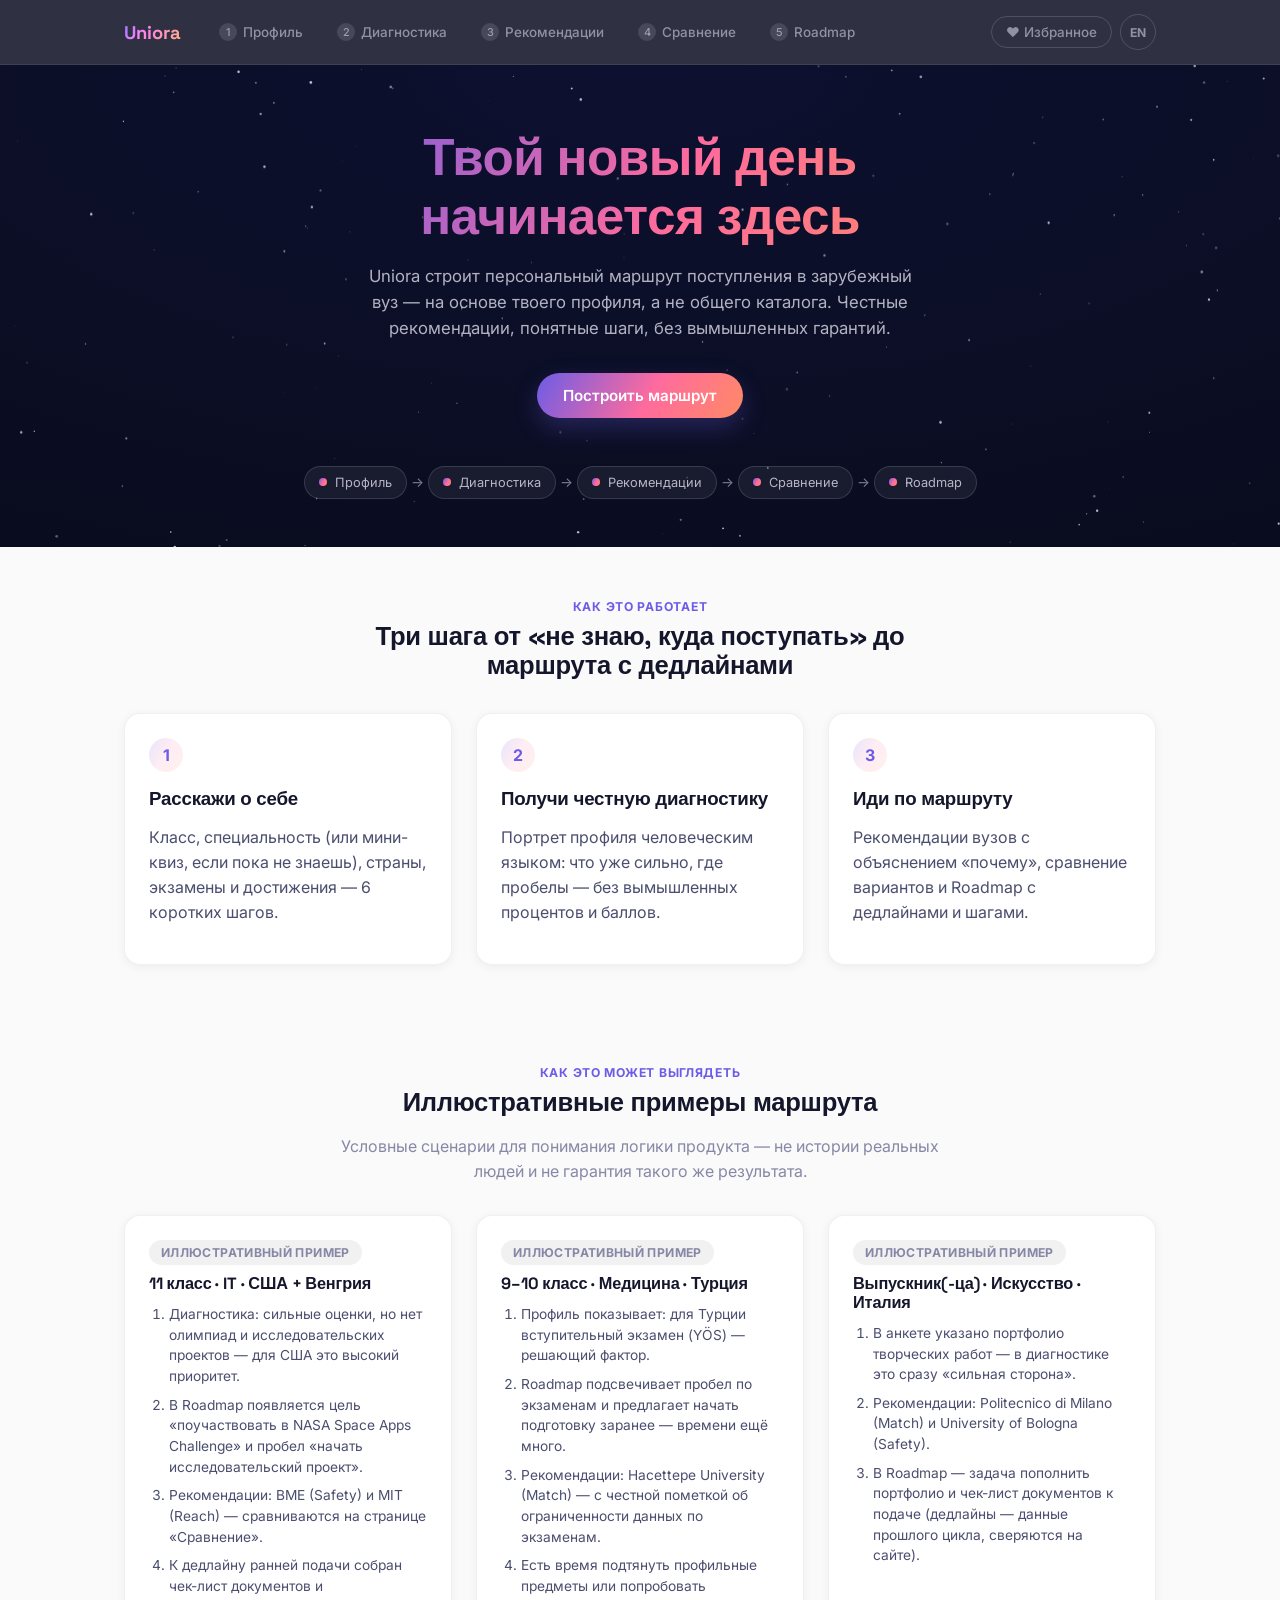
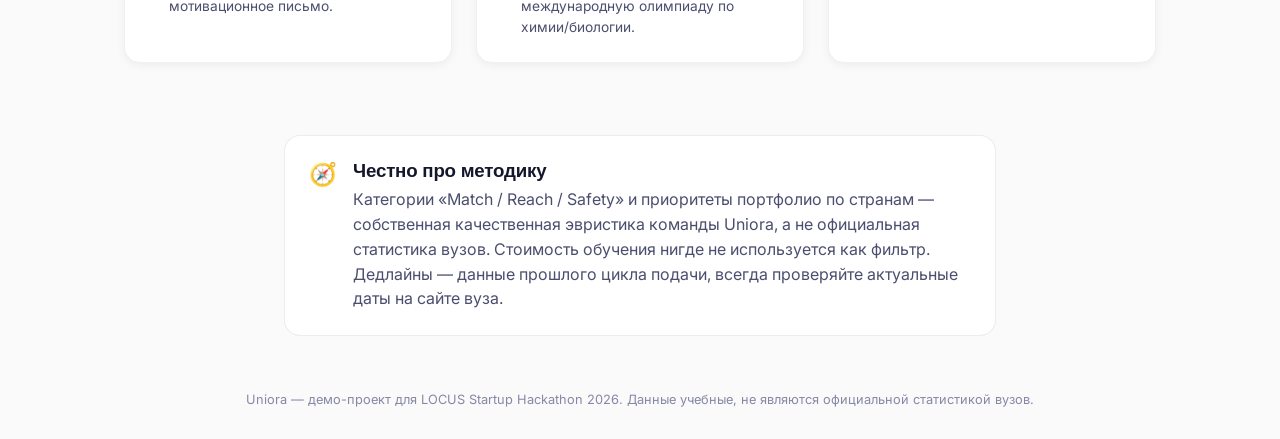
<file: index.html>
<!DOCTYPE html>
<html lang="ru">
<head>
<meta charset="UTF-8" />
<meta name="viewport" content="width=device-width, initial-scale=1.0" />
<title data-i18n="home.title">Uniora — персональный маршрут поступления</title>
<link rel="preconnect" href="https://fonts.googleapis.com" />
<link rel="preconnect" href="https://fonts.gstatic.com" crossorigin />
<link href="https://fonts.googleapis.com/css2?family=Space+Grotesk:wght@500;700&family=Inter:wght@400;500;600;700&display=swap" rel="stylesheet" />
<link rel="stylesheet" href="css/style.css" />
</head>
<body>

<div id="uniora-nav" data-theme="dark"></div>

<section class="hero">
  <canvas class="hero__canvas" id="hero-stars"></canvas>
  <div class="hero__inner">
    <h1 class="hero__title" data-i18n="home.heroTitle">Твой новый день начинается здесь</h1>
    <p class="hero__subtitle" data-i18n="home.heroSubtitle">
      Uniora строит персональный маршрут поступления в зарубежный вуз — на основе твоего профиля,
      а не общего каталога. Честные рекомендации, понятные шаги, без вымышленных гарантий.
    </p>
    <div class="hero__actions">
      <a href="profile.html" class="btn btn--primary" data-i18n="home.buildRoute">Построить маршрут</a>
    </div>

    <div class="route-preview">
      <div class="route-preview__step"><span class="route-preview__dot"></span><span data-i18n="home.previewSteps.profile">Профиль</span></div>
      <span class="route-preview__arrow">→</span>
      <div class="route-preview__step"><span class="route-preview__dot"></span><span data-i18n="home.previewSteps.diagnosis">Диагностика</span></div>
      <span class="route-preview__arrow">→</span>
      <div class="route-preview__step"><span class="route-preview__dot"></span><span data-i18n="home.previewSteps.recommendations">Рекомендации</span></div>
      <span class="route-preview__arrow">→</span>
      <div class="route-preview__step"><span class="route-preview__dot"></span><span data-i18n="home.previewSteps.compare">Сравнение</span></div>
      <span class="route-preview__arrow">→</span>
      <div class="route-preview__step"><span class="route-preview__dot"></span><span data-i18n="home.previewSteps.roadmap">Roadmap</span></div>
    </div>
  </div>
</section>

<section class="page-section">
  <div class="container">
    <div class="section-heading text-center" style="margin:0 auto var(--space-4);">
      <span class="eyebrow" data-i18n="home.howEyebrow">Как это работает</span>
      <h2 data-i18n="home.howTitle">Три шага от «не знаю, куда поступать» до маршрута с дедлайнами</h2>
    </div>
    <div class="how-it-works">
      <div class="card how-card">
        <div class="how-card__num">1</div>
        <h3 data-i18n="home.how1Title">Расскажи о себе</h3>
        <p data-i18n="home.how1Text">Класс, специальность (или мини-квиз, если пока не знаешь), страны, экзамены и достижения — 6 коротких шагов.</p>
      </div>
      <div class="card how-card">
        <div class="how-card__num">2</div>
        <h3 data-i18n="home.how2Title">Получи честную диагностику</h3>
        <p data-i18n="home.how2Text">Портрет профиля человеческим языком: что уже сильно, где пробелы — без вымышленных процентов и баллов.</p>
      </div>
      <div class="card how-card">
        <div class="how-card__num">3</div>
        <h3 data-i18n="home.how3Title">Иди по маршруту</h3>
        <p data-i18n="home.how3Text">Рекомендации вузов с объяснением «почему», сравнение вариантов и Roadmap с дедлайнами и шагами.</p>
      </div>
    </div>
  </div>
</section>

<section class="page-section">
  <div class="container">
    <div class="section-heading text-center" style="margin:0 auto var(--space-4);">
      <span class="eyebrow" data-i18n="home.examplesEyebrow">Как это может выглядеть</span>
      <h2 data-i18n="home.examplesTitle">Иллюстративные примеры маршрута</h2>
      <p class="muted" data-i18n="home.examplesSubtitle">Условные сценарии для понимания логики продукта — не истории реальных людей и не гарантия такого же результата.</p>
    </div>
    <div class="example-routes">
      <div class="card example-card">
        <span class="badge example-card__badge" data-i18n="home.exampleBadge">Иллюстративный пример</span>
        <h3 data-i18n="home.example1Title">11 класс · IT · США + Венгрия</h3>
        <ol class="example-card__steps" data-i18n-list="home.example1Steps">
          <li>Диагностика: сильные оценки, но нет олимпиад и исследовательских проектов — для США это высокий приоритет.</li>
          <li>В Roadmap появляется цель «поучаствовать в NASA Space Apps Challenge» и пробел «начать исследовательский проект».</li>
          <li>Рекомендации: BME (Safety) и MIT (Reach) — сравниваются на странице «Сравнение».</li>
          <li>К дедлайну ранней подачи собран чек-лист документов и мотивационное письмо.</li>
        </ol>
      </div>
      <div class="card example-card">
        <span class="badge example-card__badge" data-i18n="home.exampleBadge">Иллюстративный пример</span>
        <h3 data-i18n="home.example2Title">9–10 класс · Медицина · Турция</h3>
        <ol class="example-card__steps" data-i18n-list="home.example2Steps">
          <li>Профиль показывает: для Турции вступительный экзамен (YÖS) — решающий фактор.</li>
          <li>Roadmap подсвечивает пробел по экзаменам и предлагает начать подготовку заранее — времени ещё много.</li>
          <li>Рекомендации: Hacettepe University (Match) — с честной пометкой об ограниченности данных по экзаменам.</li>
          <li>Есть время подтянуть профильные предметы или попробовать международную олимпиаду по химии/биологии.</li>
        </ol>
      </div>
      <div class="card example-card">
        <span class="badge example-card__badge" data-i18n="home.exampleBadge">Иллюстративный пример</span>
        <h3 data-i18n="home.example3Title">Выпускник(-ца) · Искусство · Италия</h3>
        <ol class="example-card__steps" data-i18n-list="home.example3Steps">
          <li>В анкете указано портфолио творческих работ — в диагностике это сразу «сильная сторона».</li>
          <li>Рекомендации: Politecnico di Milano (Match) и University of Bologna (Safety).</li>
          <li>В Roadmap — задача пополнить портфолио и чек-лист документов к подаче (дедлайны — данные прошлого цикла, сверяются на сайте).</li>
        </ol>
      </div>
    </div>
  </div>
</section>

<section class="page-section page-section--tight">
  <div class="container container--narrow">
    <div class="trust-block">
      <div class="trust-block__icon">🧭</div>
      <div>
        <h3 style="margin-bottom:6px;" data-i18n="home.trustTitle">Честно про методику</h3>
        <p style="margin-bottom:0;" data-i18n="home.trustText">
          Категории «Match / Reach / Safety» и приоритеты портфолио по странам — собственная качественная
          эвристика команды Uniora, а не официальная статистика вузов. Стоимость обучения нигде не используется
          как фильтр. Дедлайны — данные прошлого цикла подачи, всегда проверяйте актуальные даты на сайте вуза.
        </p>
      </div>
    </div>
  </div>
</section>

<footer class="site-footer" data-i18n="home.footer">
  Uniora — демо-проект для LOCUS Startup Hackathon 2026. Данные учебные, не являются официальной статистикой вузов.
</footer>

<script src="js/i18n.js"></script>
<script src="js/data.js"></script>
<script src="js/state.js"></script>
<script src="js/match.js"></script>
<script src="js/common.js"></script>
<script>
  Uniora.common.renderNav(null);
  Uniora.common.starField(document.getElementById("hero-stars"), { density: 0.00025 });
</script>
</body>
</html>
</file>
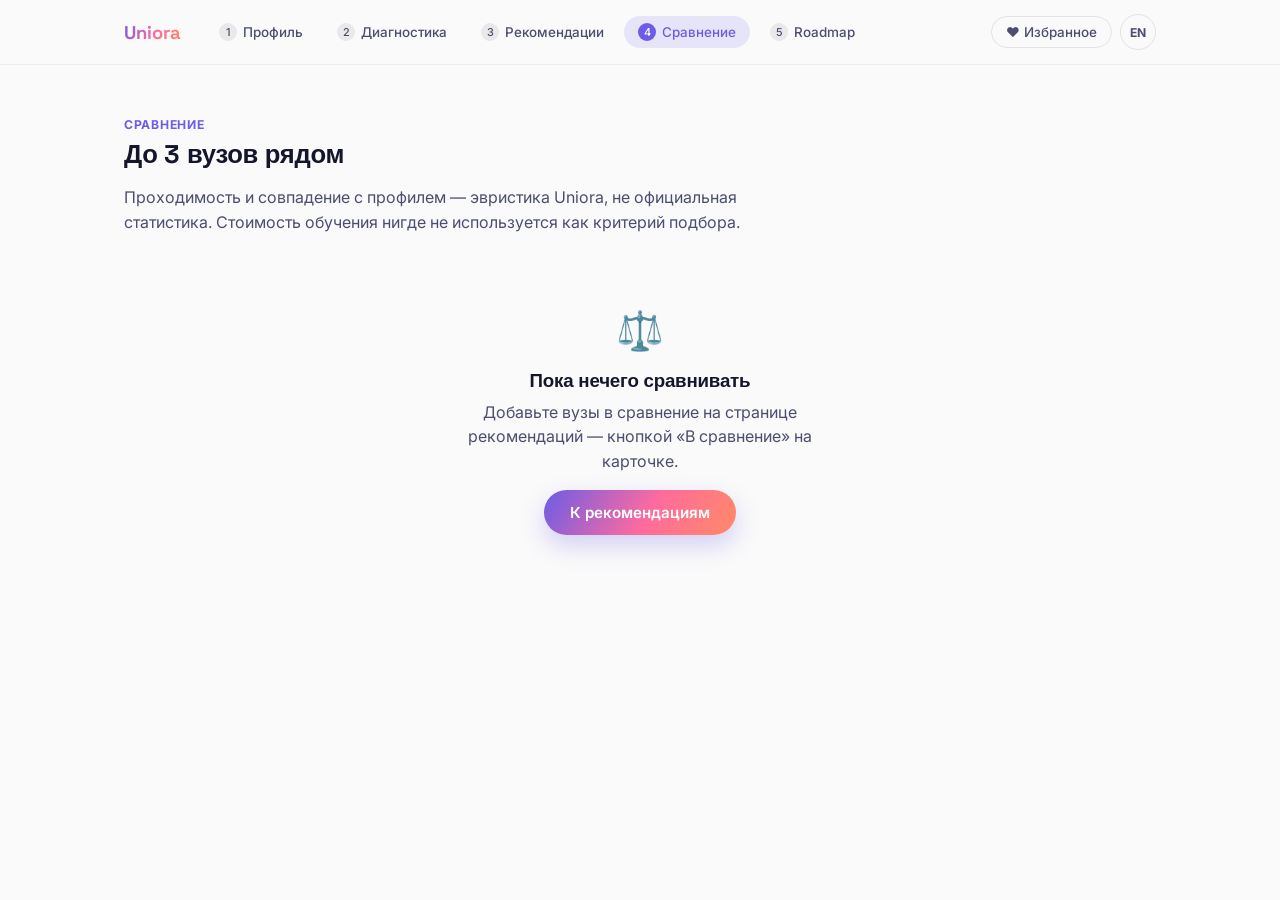
<file: compare.html>
<!DOCTYPE html>
<html lang="ru">
<head>
<meta charset="UTF-8" />
<meta name="viewport" content="width=device-width, initial-scale=1.0" />
<title data-i18n="compare.title">Сравнение — Uniora</title>
<link rel="preconnect" href="https://fonts.googleapis.com" />
<link rel="preconnect" href="https://fonts.gstatic.com" crossorigin />
<link href="https://fonts.googleapis.com/css2?family=Space+Grotesk:wght@500;700&family=Inter:wght@400;500;600;700&display=swap" rel="stylesheet" />
<link rel="stylesheet" href="css/style.css" />
</head>
<body>

<div id="uniora-nav"></div>

<section class="page-section">
  <div class="container">
    <div class="section-heading">
      <span class="eyebrow" data-i18n="compare.eyebrow">Сравнение</span>
      <h2 data-i18n="compare.heading">До 3 вузов рядом</h2>
      <p data-i18n="compare.subheading">Проходимость и совпадение с профилем — эвристика Uniora, не официальная статистика. Стоимость обучения нигде не используется как критерий подбора.</p>
    </div>
    <div id="compare-root"></div>
  </div>
</section>

<script src="js/i18n.js"></script>
<script src="js/data.js"></script>
<script src="js/state.js"></script>
<script src="js/match.js"></script>
<script src="js/common.js"></script>
<script src="js/compare.js"></script>
<script>
  Uniora.common.renderNav("compare");
  Uniora.compare.init();
</script>
</body>
</html>
</file>
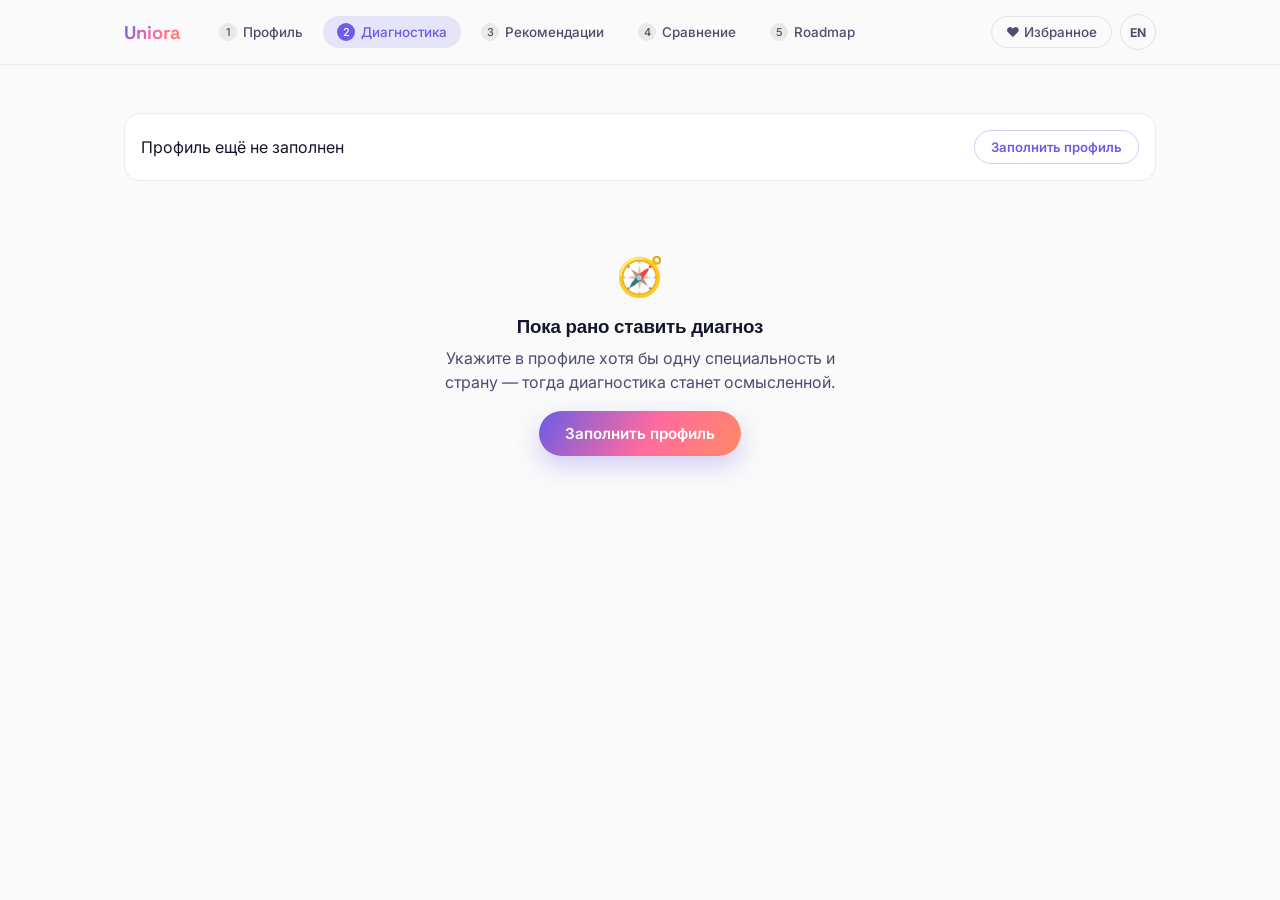
<file: diagnosis.html>
<!DOCTYPE html>
<html lang="ru">
<head>
<meta charset="UTF-8" />
<meta name="viewport" content="width=device-width, initial-scale=1.0" />
<title data-i18n="diagnosis.title">Диагностика — Uniora</title>
<link rel="preconnect" href="https://fonts.googleapis.com" />
<link rel="preconnect" href="https://fonts.gstatic.com" crossorigin />
<link href="https://fonts.googleapis.com/css2?family=Space+Grotesk:wght@500;700&family=Inter:wght@400;500;600;700&display=swap" rel="stylesheet" />
<link rel="stylesheet" href="css/style.css" />
</head>
<body>

<div id="uniora-nav"></div>

<section class="page-section">
  <div class="container">
    <div id="uniora-context"></div>
    <div id="diagnosis-root"></div>
  </div>
</section>

<script src="js/i18n.js"></script>
<script src="js/data.js"></script>
<script src="js/state.js"></script>
<script src="js/match.js"></script>
<script src="js/common.js"></script>
<script src="js/diagnosis.js"></script>
<script>
  Uniora.common.renderNav("diagnosis");
  Uniora.common.renderContextBar();
  Uniora.diagnosis.init();
</script>
</body>
</html>
</file>
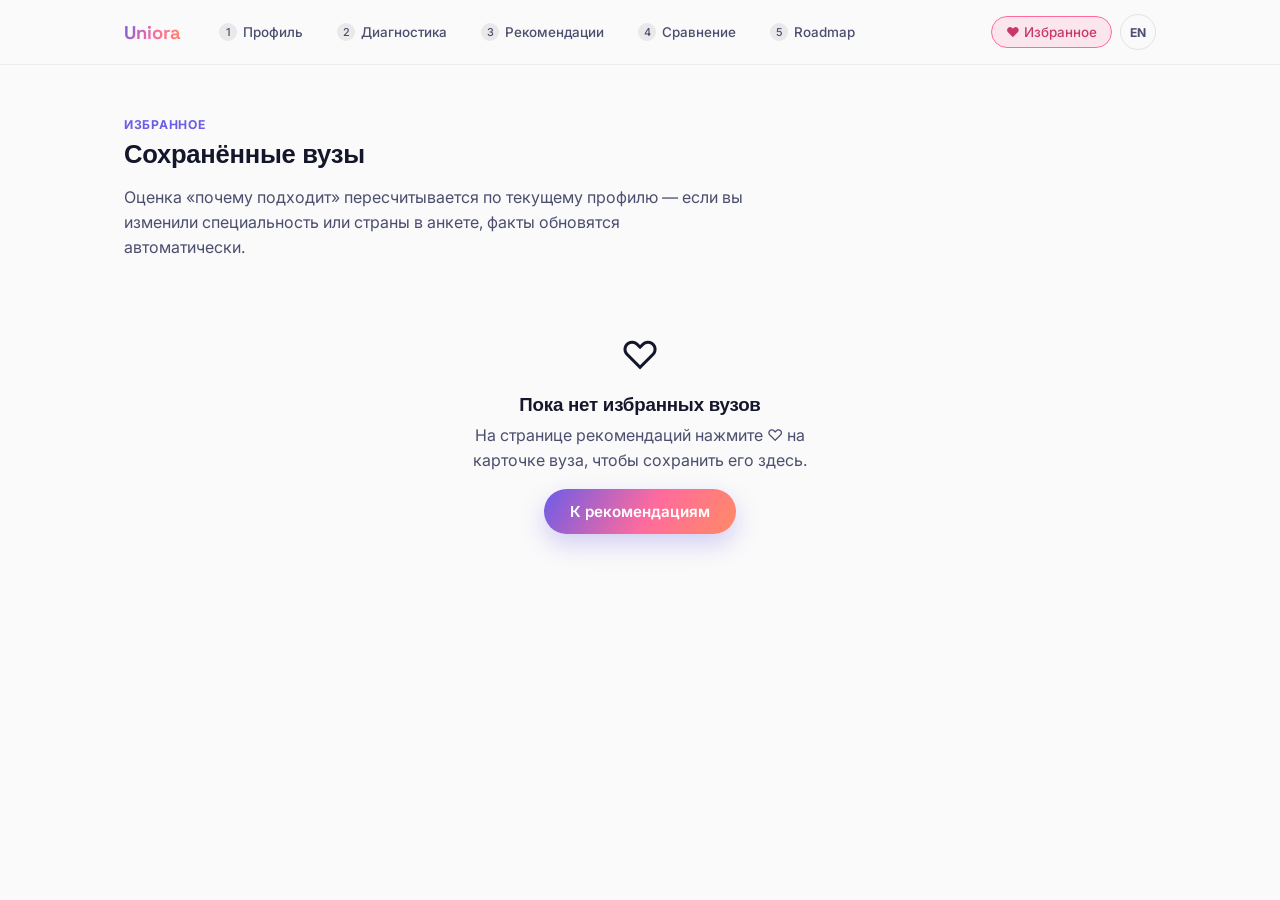
<file: favorites.html>
<!DOCTYPE html>
<html lang="ru">
<head>
<meta charset="UTF-8" />
<meta name="viewport" content="width=device-width, initial-scale=1.0" />
<title data-i18n="favorites.title">Избранное — Uniora</title>
<link rel="preconnect" href="https://fonts.googleapis.com" />
<link rel="preconnect" href="https://fonts.gstatic.com" crossorigin />
<link href="https://fonts.googleapis.com/css2?family=Space+Grotesk:wght@500;700&family=Inter:wght@400;500;600;700&display=swap" rel="stylesheet" />
<link rel="stylesheet" href="css/style.css" />
</head>
<body>

<div id="uniora-nav"></div>

<section class="page-section">
  <div class="container">
    <div class="section-heading">
      <span class="eyebrow" data-i18n="favorites.eyebrow">Избранное</span>
      <h2 data-i18n="favorites.heading">Сохранённые вузы</h2>
      <p data-i18n="favorites.subheading">Оценка «почему подходит» пересчитывается по текущему профилю — если вы изменили специальность или страны в анкете, факты обновятся автоматически.</p>
    </div>
    <div id="favorites-root"></div>
  </div>
</section>

<script src="js/i18n.js"></script>
<script src="js/data.js"></script>
<script src="js/state.js"></script>
<script src="js/match.js"></script>
<script src="js/common.js"></script>
<script src="js/recommendations.js"></script>
<script src="js/favorites.js"></script>
<script>
  Uniora.common.renderNav("favorites");
  Uniora.favorites.init();
</script>
</body>
</html>
</file>
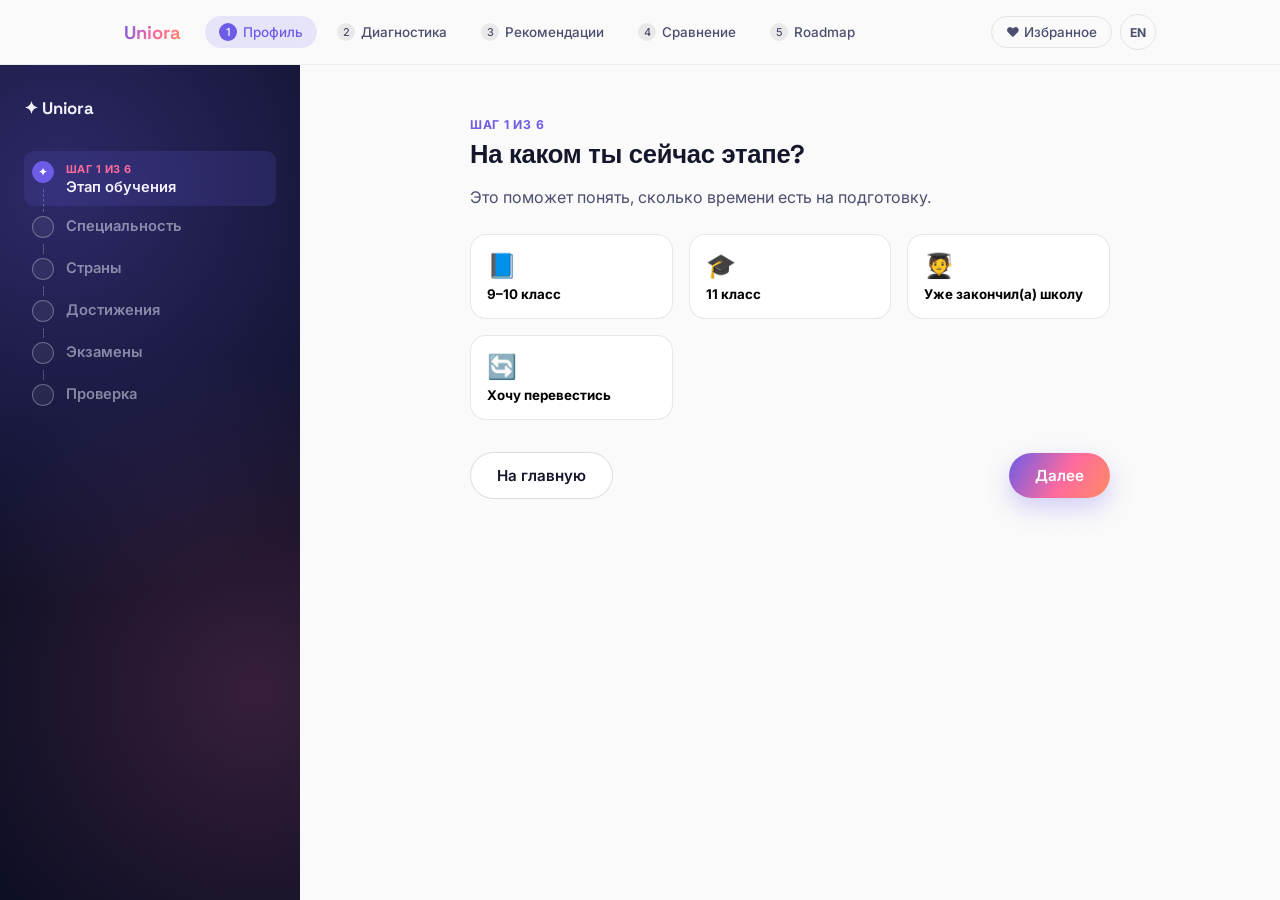
<file: profile.html>
<!DOCTYPE html>
<html lang="ru">
<head>
<meta charset="UTF-8" />
<meta name="viewport" content="width=device-width, initial-scale=1.0" />
<title data-i18n="profile.title">Профиль — Uniora</title>
<link rel="preconnect" href="https://fonts.googleapis.com" />
<link rel="preconnect" href="https://fonts.gstatic.com" crossorigin />
<link href="https://fonts.googleapis.com/css2?family=Space+Grotesk:wght@500;700&family=Inter:wght@400;500;600;700&display=swap" rel="stylesheet" />
<link rel="stylesheet" href="css/style.css" />
</head>
<body>

<div id="uniora-nav"></div>

<div class="wizard-shell">
  <aside class="wizard-sidebar">
    <div class="wizard-sidebar__logo">✦ Uniora</div>
    <div class="wizard-sidebar__steps" id="wizard-steps"></div>
  </aside>
  <main class="wizard-main">
    <div class="wizard-main__inner">
      <div id="step-content"></div>

      <div class="step-actions">
        <button class="btn btn--secondary" id="btn-back">Назад</button>
        <button class="btn btn--primary" id="btn-next">Далее</button>
      </div>
    </div>
  </main>
</div>

<script src="js/i18n.js"></script>
<script src="js/data.js"></script>
<script src="js/state.js"></script>
<script src="js/match.js"></script>
<script src="js/common.js"></script>
<script src="js/profile.js"></script>
<script>
  Uniora.common.renderNav("profile");
  Uniora.profile.init();
</script>
</body>
</html>
</file>
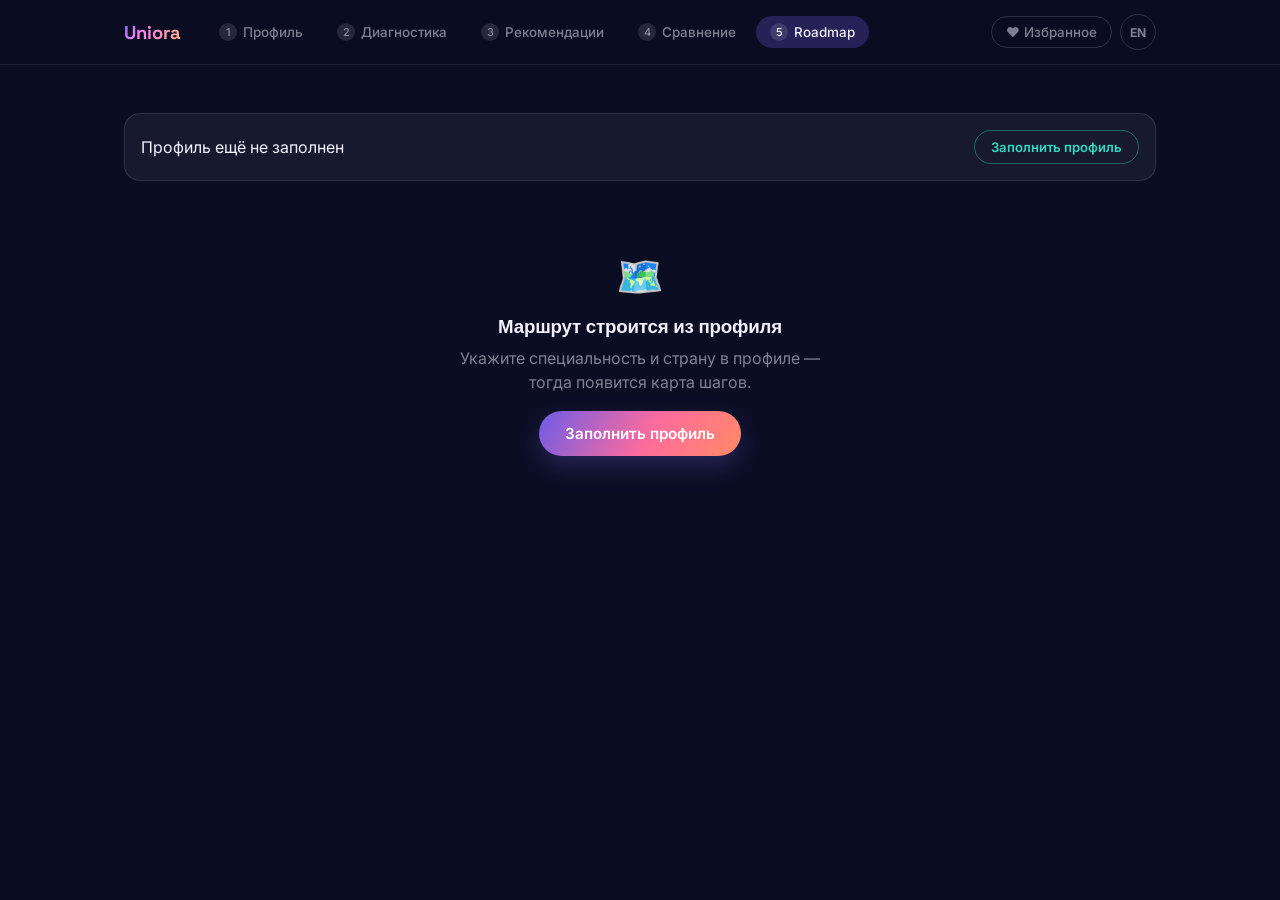
<file: roadmap.html>
<!DOCTYPE html>
<html lang="ru">
<head>
<meta charset="UTF-8" />
<meta name="viewport" content="width=device-width, initial-scale=1.0" />
<title data-i18n="roadmap.title">Roadmap — Uniora</title>
<link rel="preconnect" href="https://fonts.googleapis.com" />
<link rel="preconnect" href="https://fonts.gstatic.com" crossorigin />
<link href="https://fonts.googleapis.com/css2?family=Space+Grotesk:wght@500;700&family=Inter:wght@400;500;600;700&display=swap" rel="stylesheet" />
<link rel="stylesheet" href="css/style.css" />
</head>
<body class="roadmap-page">

<div id="uniora-nav" data-theme="dark"></div>

<section class="page-section roadmap-hero">
  <div class="container">
    <div id="uniora-context"></div>
    <div id="roadmap-root"></div>
  </div>
</section>

<div id="print-plan" class="print-plan" hidden></div>

<script src="js/i18n.js"></script>
<script src="js/data.js"></script>
<script src="js/state.js"></script>
<script src="js/match.js"></script>
<script src="js/common.js"></script>
<script src="js/roadmap.js"></script>
<script>
  Uniora.common.renderNav("roadmap");
  Uniora.common.renderContextBar();
  Uniora.roadmap.init();
</script>
</body>
</html>
</file>
<file: css/style.css>
/* Uniora — дизайн-система. uni + aurora. */

:root {
  --space-900: #0B0E23;
  --space-950: #0D1030;
  --space-800: #161A3D;
  --space-700: #232853;

  --paper: #FAFAFA;
  --paper-raised: #FFFFFF;
  --ink: #14162B;
  --ink-soft: #4B4E6E;
  --ink-faint: #8688A6;

  --lavender: #F4F1FF;
  --lavender-soft: rgba(244, 241, 255, 0.72);
  --lavender-faint: rgba(244, 241, 255, 0.5);

  --aurora-violet: #6C5CE7;
  --aurora-violet-soft: rgba(108, 92, 231, 0.14);
  --aurora-coral: #FF6B9D;
  --aurora-orange: #FF8A65;
  --aurora-teal: #2FD9C4;
  --aurora-teal-soft: rgba(47, 217, 196, 0.14);
  --aurora-coral-soft: rgba(255, 107, 157, 0.14);

  --aurora-gradient: linear-gradient(120deg, var(--aurora-violet) 0%, var(--aurora-coral) 55%, var(--aurora-orange) 100%);
  --aurora-gradient-soft: linear-gradient(120deg, rgba(108, 92, 231, 0.16), rgba(255, 107, 157, 0.12), rgba(255, 138, 101, 0.12));

  --match-color: #6C5CE7;
  --reach-color: #FF6B9D;
  --safety-color: #2FD9C4;

  --radius-card: 16px;
  --radius-pill: 999px;
  --radius-sm: 10px;

  --shadow-soft: 0 8px 24px rgba(20, 22, 43, 0.08);
  --shadow-card: 0 2px 10px rgba(20, 22, 43, 0.06);
  --shadow-dark: 0 12px 32px rgba(0, 0, 0, 0.35);

  --space-1: 8px;
  --space-2: 16px;
  --space-3: 24px;
  --space-4: 32px;
  --space-5: 48px;
  --space-6: 64px;

  --font-head: "Space Grotesk", "Segoe UI", sans-serif;
  --font-body: "Inter", "Segoe UI", sans-serif;
}

* { box-sizing: border-box; }
html { scroll-behavior: smooth; }
body {
  margin: 0;
  font-family: var(--font-body);
  color: var(--ink);
  background: var(--paper);
  -webkit-font-smoothing: antialiased;
}
h1, h2, h3, h4 {
  font-family: var(--font-head);
  margin: 0 0 var(--space-2);
  line-height: 1.15;
  letter-spacing: -0.01em;
}
p { margin: 0 0 var(--space-2); line-height: 1.55; color: var(--ink-soft); }
a { color: inherit; text-decoration: none; }
ul { margin: 0; padding: 0; list-style: none; }
button { font-family: inherit; cursor: pointer; }
input, select, textarea { font-family: inherit; }
img { max-width: 100%; }

.container {
  max-width: 1080px;
  margin: 0 auto;
  padding: 0 var(--space-3);
}
.container--narrow { max-width: 760px; }

section.page-section { padding: var(--space-5) 0; }
section.page-section--tight { padding: var(--space-3) 0; }

/* ---------------- Navigation ---------------- */
.site-nav {
  position: sticky;
  top: 0;
  z-index: 40;
  background: rgba(250, 250, 250, 0.92);
  backdrop-filter: blur(10px);
  border-bottom: 1px solid rgba(20, 22, 43, 0.06);
}
.site-nav--dark {
  background: rgba(11, 14, 35, 0.85);
  border-bottom: 1px solid rgba(244, 241, 255, 0.08);
}
.site-nav__inner {
  max-width: 1080px;
  margin: 0 auto;
  padding: 14px var(--space-3);
  display: flex;
  align-items: center;
  gap: var(--space-3);
}
.site-nav__logo {
  font-family: var(--font-head);
  font-weight: 700;
  font-size: 1.15rem;
  background: var(--aurora-gradient);
  -webkit-background-clip: text;
  background-clip: text;
  color: transparent;
  flex-shrink: 0;
}
.site-nav--dark .site-nav__logo { filter: brightness(1.3); }
.site-nav__steps {
  display: flex;
  gap: 6px;
  overflow-x: auto;
  scrollbar-width: none;
}
.site-nav__steps::-webkit-scrollbar { display: none; }
.step-pill {
  display: flex;
  align-items: center;
  gap: 6px;
  padding: 7px 14px;
  border-radius: var(--radius-pill);
  font-size: 0.84rem;
  font-weight: 500;
  color: var(--ink-soft);
  white-space: nowrap;
  transition: background 0.15s, color 0.15s;
}
.site-nav--dark .step-pill { color: var(--lavender-faint); }
.step-pill:hover { background: rgba(108, 92, 231, 0.08); color: var(--ink); }
.site-nav--dark .step-pill:hover { background: rgba(244, 241, 255, 0.08); color: var(--lavender); }
.step-pill--active {
  background: var(--aurora-violet-soft);
  color: var(--aurora-violet);
}
.site-nav--dark .step-pill--active {
  background: rgba(108, 92, 231, 0.28);
  color: var(--lavender);
}
.step-pill__num {
  width: 18px;
  height: 18px;
  border-radius: 50%;
  background: rgba(20, 22, 43, 0.08);
  display: inline-flex;
  align-items: center;
  justify-content: center;
  font-size: 0.68rem;
}
.step-pill--active .step-pill__num { background: var(--aurora-violet); color: #fff; }
.site-nav--dark .step-pill__num { background: rgba(244, 241, 255, 0.12); }
.site-nav__right {
  margin-left: auto;
  flex-shrink: 0;
  display: flex;
  align-items: center;
  gap: 8px;
}
/* Ниже ~600px логотип + шаги + справа "Избранное"/язык не помещаются в одну
   строку — шаги превращались в узкую нечитаемую полоску. Переносим их на
   отдельную строку во всю ширину, где прокрутка снова остаётся удобной. */
@media (max-width: 600px) {
  .site-nav__inner { flex-wrap: wrap; row-gap: 10px; }
  .site-nav__steps { order: 3; flex: 1 1 100%; }
}
.site-nav__fav-link {
  flex-shrink: 0;
  display: flex;
  align-items: center;
  gap: 6px;
  padding: 7px 14px;
  border-radius: var(--radius-pill);
  font-size: 0.84rem;
  font-weight: 500;
  color: var(--ink-soft);
  border: 1.5px solid rgba(20, 22, 43, 0.1);
  transition: all 0.15s ease;
}
.site-nav__fav-link:hover { border-color: var(--aurora-coral); color: #C9366C; }
.site-nav__fav-link--active { background: var(--aurora-coral-soft); border-color: var(--aurora-coral); color: #C9366C; }
.site-nav--dark .site-nav__fav-link { color: var(--lavender-faint); border-color: rgba(244, 241, 255, 0.16); }
.site-nav--dark .site-nav__fav-link:hover { color: var(--aurora-coral); border-color: var(--aurora-coral); }
.lang-switch {
  flex-shrink: 0;
  width: 36px; height: 36px;
  border-radius: 50%;
  display: flex; align-items: center; justify-content: center;
  font-size: 0.76rem;
  font-weight: 700;
  color: var(--ink-soft);
  background: transparent;
  border: 1.5px solid rgba(20, 22, 43, 0.1);
  transition: all 0.15s ease;
}
.lang-switch:hover { border-color: var(--aurora-violet); color: var(--aurora-violet); }
.site-nav--dark .lang-switch { color: var(--lavender-faint); border-color: rgba(244, 241, 255, 0.16); }
.site-nav--dark .lang-switch:hover { color: var(--aurora-violet); border-color: var(--aurora-violet); }

/* ---------------- Context bar ---------------- */
.context-bar {
  display: flex;
  align-items: center;
  justify-content: space-between;
  gap: var(--space-2);
  flex-wrap: wrap;
  background: var(--paper-raised);
  border: 1px solid rgba(20, 22, 43, 0.08);
  border-radius: var(--radius-card);
  padding: var(--space-2);
  margin-bottom: var(--space-3);
}
.context-bar--empty { justify-content: space-between; }
.context-bar__chips { display: flex; gap: 8px; flex-wrap: wrap; }

/* ---------------- Buttons ---------------- */
.btn {
  display: inline-flex;
  align-items: center;
  justify-content: center;
  gap: 8px;
  border: none;
  border-radius: var(--radius-pill);
  padding: 13px 26px;
  font-weight: 600;
  font-size: 0.95rem;
  transition: transform 0.12s ease, box-shadow 0.12s ease, opacity 0.12s ease;
}
.btn:active { transform: scale(0.97); }
.btn--primary {
  background: var(--aurora-gradient);
  color: #fff;
  box-shadow: 0 10px 24px rgba(108, 92, 231, 0.28);
}
.btn--primary:hover { box-shadow: 0 14px 30px rgba(108, 92, 231, 0.36); }
.btn--secondary {
  background: var(--paper-raised);
  color: var(--ink);
  border: 1.5px solid rgba(20, 22, 43, 0.14);
}
.btn--ghost {
  background: transparent;
  color: var(--aurora-violet);
  border: 1.5px solid rgba(108, 92, 231, 0.3);
}
.btn--dark {
  background: rgba(244, 241, 255, 0.1);
  color: var(--lavender);
  border: 1.5px solid rgba(244, 241, 255, 0.25);
}
.btn--sm { padding: 8px 16px; font-size: 0.82rem; }
.btn--block { width: 100%; }
.btn[disabled] { opacity: 0.45; pointer-events: none; }

/* ---------------- Cards & chips ---------------- */
.card {
  background: var(--paper-raised);
  border-radius: var(--radius-card);
  box-shadow: var(--shadow-card);
  border: 1px solid rgba(20, 22, 43, 0.06);
  padding: var(--space-3);
}
.card--dark {
  background: var(--space-800);
  border: 1px solid rgba(244, 241, 255, 0.08);
  color: var(--lavender);
}
.card--dark p { color: var(--lavender-faint); }

.chip {
  display: inline-flex;
  align-items: center;
  gap: 6px;
  padding: 9px 16px;
  border-radius: var(--radius-pill);
  border: 1.5px solid rgba(20, 22, 43, 0.12);
  background: var(--paper-raised);
  font-size: 0.88rem;
  color: var(--ink);
  transition: all 0.12s ease;
}
.chip:hover { border-color: var(--aurora-violet); }
.chip--selected {
  background: var(--aurora-violet-soft);
  border-color: var(--aurora-violet);
  color: var(--aurora-violet);
  font-weight: 600;
}
.chip--static {
  background: rgba(20, 22, 43, 0.05);
  border-color: transparent;
  cursor: default;
}
.chip--static:hover { border-color: transparent; }
.chip-group { display: flex; flex-wrap: wrap; gap: 8px; }

.badge {
  display: inline-flex;
  align-items: center;
  gap: 6px;
  padding: 5px 12px;
  border-radius: var(--radius-pill);
  font-size: 0.76rem;
  font-weight: 700;
  text-transform: uppercase;
  letter-spacing: 0.03em;
}
.badge--match { background: var(--aurora-violet-soft); color: var(--aurora-violet); }
.badge--reach { background: var(--aurora-coral-soft); color: #C9366C; }
.badge--safety { background: var(--aurora-teal-soft); color: #0F9E8B; }
.badge--weight-high { background: rgba(255, 107, 157, 0.15); color: #C9366C; }
.badge--weight-medium { background: rgba(108, 92, 231, 0.14); color: var(--aurora-violet); }
.badge--weight-low { background: rgba(20, 22, 43, 0.08); color: var(--ink-faint); }

/* ---------------- Hero (index) ---------------- */
.hero {
  position: relative;
  background: radial-gradient(120% 140% at 50% 0%, var(--space-950) 0%, var(--space-900) 60%, #07091a 100%);
  color: var(--lavender);
  overflow: hidden;
  padding: var(--space-6) 0 var(--space-5);
}
.hero__canvas { position: absolute; inset: 0; z-index: 0; }
.hero__inner { position: relative; z-index: 1; text-align: center; max-width: 760px; margin: 0 auto; padding: 0 var(--space-3); }
.hero__title {
  font-size: clamp(2rem, 5vw, 3.2rem);
  background: var(--aurora-gradient);
  -webkit-background-clip: text;
  background-clip: text;
  color: transparent;
  margin-bottom: var(--space-2);
}
.hero__subtitle { color: var(--lavender-soft); font-size: 1.05rem; max-width: 560px; margin: 0 auto var(--space-4); }
.hero__actions { display: flex; justify-content: center; margin-bottom: var(--space-5); }

.route-preview {
  display: flex;
  justify-content: center;
  align-items: center;
  gap: 4px;
  flex-wrap: wrap;
  position: relative;
  z-index: 1;
}
.route-preview__step {
  display: flex;
  align-items: center;
  gap: 8px;
  background: rgba(244, 241, 255, 0.06);
  border: 1px solid rgba(244, 241, 255, 0.14);
  border-radius: var(--radius-pill);
  padding: 8px 14px;
  font-size: 0.8rem;
  color: var(--lavender-soft);
}
.route-preview__dot {
  width: 8px; height: 8px; border-radius: 50%;
  background: var(--aurora-gradient);
}
.route-preview__arrow { color: var(--lavender-faint); font-size: 0.85rem; }

.how-it-works { display: grid; grid-template-columns: repeat(3, 1fr); gap: var(--space-3); }
.how-card { text-align: left; }
.how-card__num {
  width: 34px; height: 34px; border-radius: 50%;
  background: var(--aurora-gradient-soft);
  color: var(--aurora-violet);
  display: flex; align-items: center; justify-content: center;
  font-weight: 700; margin-bottom: var(--space-2);
}
.example-routes { display: grid; grid-template-columns: repeat(auto-fit, minmax(280px, 1fr)); gap: var(--space-3); }
.example-card { display: flex; flex-direction: column; gap: 10px; }
.example-card__badge { background: rgba(20, 22, 43, 0.06); color: var(--ink-faint); align-self: flex-start; }
.example-card h3 { font-size: 1.02rem; margin-bottom: 0; }
.example-card__steps { margin: 0; padding-left: 20px; display: flex; flex-direction: column; gap: 8px; font-size: 0.86rem; color: var(--ink-soft); }
.example-card__steps li { line-height: 1.5; }

.trust-block {
  background: var(--paper-raised);
  border: 1px solid rgba(20, 22, 43, 0.08);
  border-radius: var(--radius-card);
  padding: var(--space-3);
  display: flex;
  gap: var(--space-2);
  align-items: flex-start;
}
.trust-block__icon { font-size: 1.4rem; }

/* ---------------- Section heading ---------------- */
.section-heading { max-width: 620px; margin-bottom: var(--space-3); }
.section-heading h2 { font-size: 1.6rem; }
.eyebrow {
  display: inline-block;
  font-size: 0.76rem;
  font-weight: 700;
  text-transform: uppercase;
  letter-spacing: 0.06em;
  color: var(--aurora-violet);
  margin-bottom: 8px;
}

/* ---------------- Profile wizard ---------------- */
/* ---------------- Анкета: боковая панель шагов ---------------- */
.wizard-shell { display: flex; align-items: stretch; min-height: calc(100vh - 65px); }
.wizard-sidebar {
  flex: 0 0 300px;
  background: var(--space-900);
  background-image: radial-gradient(circle at 20% 15%, rgba(108, 92, 231, 0.35), transparent 55%),
                     radial-gradient(circle at 85% 75%, rgba(255, 107, 157, 0.18), transparent 50%);
  padding: var(--space-4) var(--space-3);
  color: var(--lavender);
}
.wizard-sidebar__logo {
  font-family: var(--font-head);
  font-weight: 700;
  font-size: 1.05rem;
  color: var(--lavender);
  margin-bottom: var(--space-4);
}
.wizard-sidebar__steps { display: flex; flex-direction: column; }
.wizard-step {
  display: flex;
  align-items: flex-start;
  gap: 12px;
  padding: 10px 8px;
  border-radius: var(--radius-sm);
  background: transparent;
  border: none;
  text-align: left;
  color: inherit;
  width: 100%;
  position: relative;
}
.wizard-step:not(:last-child)::after {
  content: "";
  position: absolute;
  left: 19px;
  top: 38px;
  bottom: -6px;
  width: 1px;
  border-left: 1px dashed rgba(244, 241, 255, 0.25);
}
.wizard-step--current { background: rgba(108, 92, 231, 0.16); }
.wizard-step__marker {
  flex-shrink: 0;
  width: 22px; height: 22px;
  border-radius: 50%;
  display: flex; align-items: center; justify-content: center;
  font-size: 0.72rem;
  border: 1.5px solid rgba(244, 241, 255, 0.3);
  background: rgba(244, 241, 255, 0.06);
  color: var(--lavender-faint);
  z-index: 1;
}
.wizard-step--done .wizard-step__marker { background: var(--aurora-teal); border-color: var(--aurora-teal); color: var(--space-900); }
.wizard-step--current .wizard-step__marker { background: var(--aurora-violet); border-color: var(--aurora-violet); color: #fff; }
.wizard-step__body { display: flex; flex-direction: column; gap: 2px; padding-top: 1px; }
.wizard-step__status { font-size: 0.68rem; font-weight: 700; letter-spacing: 0.04em; text-transform: uppercase; color: var(--aurora-teal); }
.wizard-step--current .wizard-step__status { color: var(--aurora-coral); }
.wizard-step__label { font-size: 0.92rem; font-weight: 600; color: var(--lavender-faint); }
.wizard-step--current .wizard-step__label, .wizard-step--done .wizard-step__label { color: var(--lavender); }

.wizard-main { flex: 1; min-width: 0; display: flex; justify-content: center; padding: var(--space-5) var(--space-3); }
.wizard-main__inner { width: 100%; max-width: 640px; }

.option-grid { display: grid; grid-template-columns: repeat(auto-fit, minmax(150px, 1fr)); gap: var(--space-2); }
.option-card {
  border: 1.5px solid rgba(20, 22, 43, 0.1);
  border-radius: var(--radius-card);
  padding: var(--space-2);
  text-align: left;
  background: var(--paper-raised);
  transition: all 0.12s ease;
  display: flex;
  flex-direction: column;
  gap: 6px;
}
.option-card:hover { border-color: var(--aurora-violet); transform: translateY(-2px); }
.option-card--selected {
  border-color: var(--aurora-violet);
  background: var(--aurora-violet-soft);
  box-shadow: 0 0 0 1px var(--aurora-violet);
}
.option-card__icon { font-size: 1.5rem; }
.option-card__title { font-weight: 700; }
.flag-icon {
  display: inline-block;
  width: 18px; height: 18px;
  border-radius: 50%;
  vertical-align: -4px;
  object-fit: cover;
  box-shadow: 0 0 0 1px rgba(20, 22, 43, 0.08);
  margin-right: 6px;
}
.option-card__sub { font-size: 0.82rem; color: var(--ink-faint); }

.step-actions {
  display: flex;
  justify-content: space-between;
  align-items: center;
  margin-top: var(--space-4);
  gap: var(--space-2);
}

/* Accordion */
.accordion-section {
  border: 1px solid rgba(20, 22, 43, 0.08);
  border-radius: var(--radius-card);
  margin-bottom: var(--space-2);
  overflow: hidden;
}
.accordion-header {
  width: 100%;
  display: flex;
  align-items: center;
  justify-content: space-between;
  padding: var(--space-2);
  background: var(--paper-raised);
  border: none;
  text-align: left;
  font-family: var(--font-head);
  font-weight: 600;
  font-size: 1rem;
}
.accordion-header__meta { font-size: 0.78rem; color: var(--ink-faint); font-family: var(--font-body); font-weight: 400; }
.accordion-chevron { transition: transform 0.15s ease; color: var(--ink-faint); }
.accordion-section--open .accordion-chevron { transform: rotate(180deg); }
.accordion-body {
  padding: 0 var(--space-2) var(--space-2);
  display: none;
}
.accordion-section--open .accordion-body { display: block; }

.field-label { font-size: 0.86rem; font-weight: 600; margin-bottom: 8px; display: block; }
.field-hint { font-size: 0.78rem; color: var(--ink-faint); margin-top: 4px; }
.toggle-row { display: flex; align-items: center; justify-content: space-between; padding: 10px 0; }
.switch { position: relative; width: 42px; height: 24px; flex-shrink: 0; }
.switch input { opacity: 0; width: 0; height: 0; }
.switch__track {
  position: absolute; inset: 0; background: rgba(20, 22, 43, 0.16); border-radius: 999px; transition: background 0.15s; cursor: pointer;
}
.switch__track::after {
  content: ""; position: absolute; width: 18px; height: 18px; left: 3px; top: 3px;
  background: #fff; border-radius: 50%; transition: transform 0.15s;
}
.switch input:checked + .switch__track { background: var(--aurora-violet); }
.switch input:checked + .switch__track::after { transform: translateX(18px); }

.record-list { display: flex; flex-direction: column; gap: 10px; margin-bottom: 10px; }
.record-row {
  display: grid;
  grid-template-columns: 1fr 1fr auto;
  gap: 8px;
  align-items: center;
}
.text-input, .text-area, select.text-input {
  width: 100%;
  border: 1.5px solid rgba(20, 22, 43, 0.14);
  border-radius: var(--radius-sm);
  padding: 10px 12px;
  font-size: 0.88rem;
  background: var(--paper-raised);
  color: var(--ink);
}
.text-input:focus, .text-area:focus { outline: 2px solid var(--aurora-violet); outline-offset: 1px; }
.icon-btn {
  border: none;
  background: rgba(255, 107, 157, 0.12);
  color: #C9366C;
  width: 34px; height: 34px;
  border-radius: 50%;
  display: flex; align-items: center; justify-content: center;
  flex-shrink: 0;
}

.record-card {
  border: 1px solid rgba(20, 22, 43, 0.1);
  border-radius: var(--radius-sm);
  padding: 12px;
  background: rgba(20, 22, 43, 0.02);
}
.record-card__top { display: flex; justify-content: space-between; align-items: center; gap: 8px; margin-bottom: 10px; }
.record-card__title { font-size: 0.8rem; font-weight: 600; color: var(--ink-faint); }
.record-card__label { font-size: 0.78rem; color: var(--ink-faint); margin: 10px 0 6px; }
.record-card__row { display: flex; gap: 10px; flex-wrap: wrap; }
.record-card__row .text-input { flex: 1 1 160px; min-width: 0; }

.slider-field { margin-bottom: var(--space-3); }
.slider-field__top { display: flex; justify-content: space-between; align-items: center; flex-wrap: wrap; gap: 8px; margin-bottom: 10px; }
.toggle-inline { display: flex; align-items: center; gap: 8px; flex-shrink: 0; }
.slider-field__value-row { margin-bottom: 6px; }
.slider-field__value { font-family: var(--font-head); font-size: 1.3rem; font-weight: 700; color: var(--aurora-violet); }
.slider-field__value--muted { color: var(--ink-faint); }
input[type="range"] {
  width: 100%;
  -webkit-appearance: none;
  height: 6px;
  border-radius: 999px;
  background: rgba(20, 22, 43, 0.1);
}
input[type="range"]::-webkit-slider-thumb {
  -webkit-appearance: none;
  width: 20px; height: 20px; border-radius: 50%;
  background: var(--aurora-gradient);
  cursor: pointer;
  border: 3px solid #fff;
  box-shadow: 0 2px 6px rgba(108, 92, 231, 0.4);
}
input[type="range"]::-moz-range-thumb {
  width: 20px; height: 20px; border-radius: 50%;
  background: var(--aurora-violet);
  cursor: pointer; border: 3px solid #fff;
}
input[type="range"]:disabled { opacity: 0.4; }

.portfolio-strength { margin-top: var(--space-2); }
.portfolio-strength__label { font-weight: 600; font-size: 0.9rem; margin-bottom: 8px; }
.portfolio-strength__track {
  height: 8px; background: rgba(20, 22, 43, 0.08); border-radius: 999px; overflow: hidden;
}
.portfolio-strength__fill {
  height: 100%; background: var(--aurora-gradient); border-radius: 999px; transition: width 0.4s ease;
}

.summary-grid { display: flex; flex-direction: column; gap: 10px; }
.summary-row {
  display: flex; justify-content: space-between; align-items: center; gap: var(--space-2);
  padding: var(--space-2);
  border: 1px solid rgba(20, 22, 43, 0.08);
  border-radius: var(--radius-card);
  cursor: pointer;
  background: var(--paper-raised);
}
.summary-row:hover { border-color: var(--aurora-violet); }
.summary-row__title { font-weight: 600; font-size: 0.88rem; }
.summary-row__value { font-size: 0.82rem; color: var(--ink-faint); }

/* ---------------- Empty states ---------------- */
.empty-state {
  text-align: center;
  padding: var(--space-5) var(--space-3);
  max-width: 440px;
  margin: 0 auto;
}
.empty-state__icon { font-size: 2.4rem; margin-bottom: var(--space-2); }
.empty-state h3 { margin-bottom: 8px; }

/* ---------------- Diagnosis ---------------- */
/* ---------------- Диагностика: радар + боковая колонка ---------------- */
.diagnosis-layout { display: grid; grid-template-columns: minmax(280px, 420px) 1fr; gap: var(--space-3); align-items: start; }
.diagnosis-radar-panel { display: flex; flex-direction: column; align-items: center; }
.radar-card {
  display: grid;
  grid-template-columns: minmax(0, 1fr) auto minmax(0, 1fr);
  grid-template-rows: auto auto auto;
  align-items: center;
  justify-items: center;
  gap: 6px 10px;
  width: 100%;
  max-width: 100%;
  margin-top: 8px;
}
.radar-label { text-align: center; max-width: 120px; }
.radar-label__name { font-size: 0.76rem; color: var(--ink-faint); line-height: 1.25; }
.radar-label__value { font-family: var(--font-head); font-weight: 700; font-size: 0.95rem; color: var(--ink); }
.radar-label--top { grid-column: 2; grid-row: 1; }
.radar-label--right { grid-column: 3; grid-row: 2; justify-self: start; text-align: left; }
.radar-label--bottom { grid-column: 2; grid-row: 3; }
.radar-label--left { grid-column: 1; grid-row: 2; justify-self: end; text-align: right; }
.radar-chart-wrap { grid-column: 2; grid-row: 2; width: 200px; height: 200px; }
.radar-chart { width: 100%; height: 100%; overflow: visible; }
.radar-chart__grid { fill: none; stroke: rgba(20, 22, 43, 0.08); stroke-width: 1; }
.radar-chart__axis { stroke: rgba(20, 22, 43, 0.08); stroke-width: 1; }
.radar-chart__score { fill: rgba(108, 92, 231, 0.22); stroke: var(--aurora-violet); stroke-width: 2; stroke-linejoin: round; }
.radar-chart__dot { fill: var(--aurora-violet); }
.radar-chart__dot--empty { fill: var(--ink-faint); }

.diagnosis-side-col { display: flex; flex-direction: column; gap: var(--space-2); }
.diagnosis-side-card { display: flex; gap: 14px; align-items: flex-start; }
.diagnosis-side-card__icon {
  flex-shrink: 0;
  width: 34px; height: 34px;
  border-radius: 50%;
  display: flex; align-items: center; justify-content: center;
  font-weight: 700; font-size: 0.95rem;
}
.diagnosis-side-card--strengths .diagnosis-side-card__icon { background: var(--aurora-teal-soft); color: #0F9E8B; }
.diagnosis-side-card--weaknesses .diagnosis-side-card__icon { background: rgba(255, 138, 101, 0.16); color: var(--aurora-orange); }
.diagnosis-side-card--focus { border-color: var(--aurora-violet); background: var(--aurora-violet-soft); }
.diagnosis-side-card--focus .diagnosis-side-card__icon { background: var(--aurora-violet); color: #fff; }
@media (max-width: 760px) {
  .diagnosis-layout { grid-template-columns: 1fr; }
}
.urgency-dot { width: 10px; height: 10px; border-radius: 50%; display: inline-block; margin-right: 6px; }
.urgency-dot--high { background: var(--aurora-coral); }
.urgency-dot--medium { background: #F4B740; }
.urgency-dot--low { background: var(--aurora-teal); }

.gap-list { display: flex; flex-direction: column; gap: 10px; }
.gap-item { display: flex; gap: 12px; align-items: flex-start; padding: var(--space-2); border: 1px solid rgba(20,22,43,0.08); border-radius: var(--radius-card); }
.gap-item__icon { font-size: 1.2rem; margin-top: 2px; }
.strength-list { display: flex; flex-wrap: wrap; gap: 8px; }

.disclaimer {
  font-size: 0.78rem;
  color: var(--ink-faint);
  background: rgba(20, 22, 43, 0.04);
  border-radius: var(--radius-sm);
  padding: 12px 14px;
  margin-top: var(--space-3);
}

.demo-badge {
  display: flex;
  align-items: flex-start;
  gap: 8px;
  font-size: 0.8rem;
  color: var(--aurora-violet);
  background: var(--aurora-violet-soft);
  border: 1px solid rgba(108, 92, 231, 0.25);
  border-radius: var(--radius-sm);
  padding: 10px 14px;
  margin-bottom: var(--space-3);
}
.demo-badge__icon { flex-shrink: 0; }
.roadmap-page .demo-badge { color: var(--lavender); background: rgba(108, 92, 231, 0.16); border-color: rgba(108, 92, 231, 0.35); }

/* ---------------- Recommendations ---------------- */
.filter-bar {
  display: flex;
  gap: 8px;
  flex-wrap: wrap;
  align-items: center;
  padding: var(--space-2);
  background: var(--paper-raised);
  border: 1px solid rgba(20,22,43,0.08);
  border-radius: var(--radius-card);
  margin-bottom: var(--space-3);
}
.uni-grid { display: grid; grid-template-columns: repeat(auto-fit, minmax(300px, 1fr)); gap: var(--space-3); }
.uni-card { display: flex; flex-direction: column; gap: 10px; }
.uni-card__top { display: flex; justify-content: space-between; align-items: flex-start; gap: 8px; }
.uni-card__name { font-family: var(--font-head); font-size: 1.1rem; font-weight: 700; }
.uni-card__place { font-size: 0.82rem; color: var(--ink-faint); }
.uni-card__facts { display: flex; flex-direction: column; gap: 6px; font-size: 0.82rem; }
.fact-row { display: flex; gap: 8px; align-items: flex-start; }
.fact-row__dot { flex-shrink: 0; margin-top: 6px; width: 6px; height: 6px; border-radius: 50%; background: var(--ink-faint); }
.fact-row--positive .fact-row__dot { background: var(--aurora-teal); }
.fact-row--negative .fact-row__dot { background: var(--aurora-coral); }
.fact-row--gap .fact-row__dot { background: #F4B740; }
.uni-card__actions { display: flex; flex-wrap: wrap; gap: 8px; margin-top: auto; padding-top: 10px; }
.uni-card__actions .btn { flex: 1 1 auto; min-width: 130px; }
.fav-btn {
  border: 1.5px solid rgba(20,22,43,0.14);
  background: var(--paper-raised);
  border-radius: 50%;
  width: 42px; height: 42px;
  display: flex; align-items: center; justify-content: center;
  font-size: 1.1rem;
  flex-shrink: 0;
}
.fav-btn--active { border-color: var(--aurora-coral); background: var(--aurora-coral-soft); }

.whatif-card { margin-bottom: var(--space-3); }
.whatif-row { display: flex; align-items: center; gap: 12px; margin-top: 10px; }
.whatif-value { font-family: var(--font-head); font-weight: 700; font-size: 1.05rem; min-width: 110px; text-align: center; }
.whatif-result ul { font-size: 0.86rem; color: var(--ink-soft); }
.whatif-result li { margin-bottom: 4px; }
.whatif-sliders { display: flex; flex-direction: column; gap: 14px; margin-top: 10px; }
.whatif-slider-row { display: flex; flex-direction: column; gap: 6px; }
.whatif-slider-row .whatif-value { min-width: 0; text-align: left; font-size: 0.9rem; }
.whatif-list { display: flex; flex-direction: column; gap: 8px; margin-top: 12px; }
.whatif-row-item { display: flex; flex-direction: column; gap: 4px; padding: 10px 12px; background: rgba(20,22,43,0.03); border-radius: var(--radius-sm); font-size: 0.85rem; }
.whatif-row-item__change { color: var(--aurora-violet); font-weight: 700; }
.whatif-row-item__names { color: var(--ink-faint); }

.badge--target { background: var(--aurora-gradient); color: #fff; margin-left: 8px; font-size: 0.68rem; padding: 3px 8px; }

.doc-item { padding: 10px 0; border-bottom: 1px solid rgba(244,241,255,0.08); }
.doc-item:last-child { border-bottom: none; }
.doc-row { display: flex; align-items: center; justify-content: space-between; gap: 12px; flex-wrap: wrap; }
.doc-row__label { color: var(--lavender); font-size: 0.88rem; flex: 1; min-width: 160px; }
.doc-status-group { display: flex; gap: 6px; }
.doc-status-chip { padding: 5px 12px; border-radius: var(--radius-pill); font-size: 0.76rem; background: rgba(244,241,255,0.06); color: var(--lavender-faint); border: 1px solid transparent; }
.doc-status-chip--active.doc-status-chip--not_started { background: rgba(20,22,43,0.2); color: var(--lavender); }
.doc-status-chip--active.doc-status-chip--in_progress { background: rgba(255,138,101,0.25); color: #FF8A65; }
.doc-status-chip--active.doc-status-chip--done { background: rgba(47,217,196,0.25); color: var(--aurora-teal); }

.category-note {
  font-size: 0.78rem;
  color: var(--ink-faint);
  margin-bottom: var(--space-2);
}

/* ---------------- Compare ---------------- */
.compare-table { width: 100%; border-collapse: collapse; background: var(--paper-raised); border-radius: var(--radius-card); overflow: hidden; box-shadow: var(--shadow-card); }
.compare-table th, .compare-table td { padding: 14px 16px; text-align: left; border-bottom: 1px solid rgba(20,22,43,0.06); vertical-align: top; font-size: 0.88rem; }
.compare-table th { font-family: var(--font-head); font-size: 0.95rem; }
.compare-table tr:last-child td { border-bottom: none; }
.compare-table .row-label { color: var(--ink-faint); font-size: 0.8rem; width: 180px; }
.compare-cards { display: none; flex-direction: column; gap: var(--space-2); }
.compare-card-item { display: flex; flex-direction: column; gap: 6px; }
.compare-card-item__row { display: flex; justify-content: space-between; gap: 10px; padding: 8px 0; border-bottom: 1px dashed rgba(20,22,43,0.08); font-size: 0.86rem; }
.compare-card-item__row:last-child { border-bottom: none; }
.compare-card-item__row-label { color: var(--ink-faint); flex: 0 1 45%; min-width: 0; }
.compare-card-item__row > span:last-child { flex: 1 1 50%; min-width: 0; text-align: right; }
.compare-empty-slot {
  border: 2px dashed rgba(20,22,43,0.14);
  border-radius: var(--radius-card);
  display: flex; align-items: center; justify-content: center;
  min-height: 120px;
  color: var(--ink-faint);
  font-size: 0.86rem;
  text-align: center;
  padding: var(--space-2);
}

/* ---------------- Roadmap ---------------- */
.roadmap-page { background: var(--space-900); color: var(--lavender); min-height: 100vh; }
.roadmap-page .empty-state h3 { color: var(--lavender); }
.roadmap-page .empty-state p { color: var(--lavender-faint); }
.roadmap-page .context-bar { background: rgba(244,241,255,0.05); border-color: rgba(244,241,255,0.12); }
.roadmap-page .context-bar .chip--static { background: rgba(244,241,255,0.08); color: var(--lavender); }
.roadmap-page .context-bar p, .roadmap-page .context-bar span { color: var(--lavender); }
.roadmap-page .btn--ghost { color: var(--aurora-teal); border-color: rgba(47,217,196,0.4); }
.roadmap-hero { padding: var(--space-4) 0 var(--space-2); }
.roadmap-hero p { color: var(--lavender-faint); }

.priority-panel {
  background: rgba(244, 241, 255, 0.05);
  border: 1px solid rgba(244, 241, 255, 0.12);
  border-radius: var(--radius-card);
  margin: var(--space-2) 0 var(--space-3);
  overflow: hidden;
}
.priority-panel__header {
  width: 100%;
  display: flex; justify-content: space-between; align-items: center;
  padding: var(--space-2);
  background: transparent; border: none; color: var(--lavender);
  font-family: var(--font-head); font-weight: 600;
}
.priority-panel__body { padding: 0 var(--space-2) var(--space-2); display: none; }
.priority-panel--open .priority-panel__body { display: block; }
.priority-tabs { display: flex; gap: 6px; flex-wrap: wrap; margin-bottom: var(--space-2); }
.priority-tab {
  padding: 6px 14px; border-radius: var(--radius-pill);
  background: rgba(244,241,255,0.06); color: var(--lavender-faint);
  font-size: 0.82rem; border: 1px solid transparent;
}
.priority-tab--active { background: rgba(108,92,231,0.3); color: var(--lavender); border-color: var(--aurora-violet); }
.priority-row { display: flex; justify-content: space-between; align-items: flex-start; gap: 10px; padding: 10px 0; border-bottom: 1px solid rgba(244,241,255,0.08); }
.priority-row:last-child { border-bottom: none; }
.priority-row__label { font-weight: 600; font-size: 0.88rem; }
.priority-row__note { font-size: 0.78rem; color: var(--lavender-faint); max-width: 380px; }

/* Светлый вариант панели приоритетов — используется на country-guide.html */
.priority-panel-light .priority-tab { background: rgba(20, 22, 43, 0.05); color: var(--ink-faint); }
.priority-panel-light .priority-tab--active { background: var(--aurora-violet-soft); color: var(--aurora-violet); border-color: var(--aurora-violet); }
.priority-panel-light .priority-row { border-bottom-color: rgba(20, 22, 43, 0.08); }
.priority-panel-light .priority-row__label { color: var(--ink); }
.priority-panel-light .priority-row__note { color: var(--ink-faint); }

.effort-panel {
  background: rgba(244, 241, 255, 0.05);
  border: 1px solid rgba(244, 241, 255, 0.12);
  border-radius: var(--radius-card);
  padding: var(--space-2) var(--space-2) var(--space-3);
  margin: 0 0 var(--space-3);
}
.effort-panel__title { font-family: var(--font-head); font-weight: 700; font-size: 1.05rem; color: var(--lavender); margin-bottom: 4px; }
.effort-panel__subtitle { font-size: 0.82rem; color: var(--lavender-faint); margin-bottom: 4px; }
.effort-row { display: flex; justify-content: space-between; align-items: flex-start; gap: 12px; padding: 10px 0; border-bottom: 1px solid rgba(244,241,255,0.08); flex-wrap: wrap; }
.effort-row:last-child { border-bottom: none; }
.effort-row__text { flex: 1 1 220px; min-width: 0; }
.effort-row__label { font-weight: 600; font-size: 0.88rem; color: var(--lavender); }
.effort-row__note { font-size: 0.78rem; color: var(--lavender-faint); margin-top: 2px; }
.effort-row__level { flex-shrink: 0; display: flex; flex-direction: column; align-items: flex-end; gap: 4px; max-width: 220px; }
.effort-badge { padding: 5px 12px; border-radius: var(--radius-pill); font-size: 0.74rem; font-weight: 700; white-space: nowrap; }
.effort-badge--high { background: var(--aurora-violet); color: #fff; }
.effort-badge--medium { background: rgba(108, 92, 231, 0.2); color: var(--lavender); border: 1px solid rgba(108,92,231,0.45); }
.effort-row__qualifier { font-size: 0.7rem; color: var(--lavender-faint); text-align: right; }
.effort-panel__disclaimer { font-size: 0.76rem; color: var(--lavender-faint); background: rgba(244,241,255,0.04); border-radius: var(--radius-sm); padding: 10px 12px; margin-top: var(--space-2); }

.constellation-wrap {
  position: relative;
  width: 100%;
  min-height: 560px;
  border-radius: var(--radius-card);
  overflow: hidden;
  background: radial-gradient(120% 100% at 50% 0%, #10143a 0%, var(--space-900) 70%);
  margin-bottom: var(--space-3);
}
.constellation-canvas { position: absolute; inset: 0; z-index: 0; }
.constellation-svg { position: absolute; inset: 0; width: 100%; height: 100%; z-index: 1; }
.constellation-svg line { stroke: rgba(244, 241, 255, 0.22); stroke-width: 0.35; }
.constellation-layer { position: absolute; inset: 0; z-index: 2; }

.star-btn {
  position: absolute;
  transform: translate(-50%, -50%);
  display: flex;
  flex-direction: column;
  align-items: center;
  gap: 6px;
  background: none;
  border: none;
  color: var(--lavender);
  padding: 6px;
}
.star-btn__mark {
  position: relative;
  width: 14px; height: 14px; border-radius: 50%;
  background: rgba(244, 241, 255, 0.25);
  transition: all 0.2s ease;
}
.star-btn--next .star-btn__mark {
  width: 12px; height: 12px;
  background: #fff;
  animation: pulse-star 1.6s ease-in-out infinite;
}
.star-btn--done .star-btn__mark {
  width: 16px; height: 16px;
  background: #fff;
  box-shadow: 0 0 16px 4px rgba(244, 241, 255, 0.75), 0 0 30px 8px rgba(108, 92, 231, 0.4);
}
.star-btn--custom .star-btn__mark::after {
  content: "✎";
  position: absolute;
  font-size: 8px;
  transform: translate(-50%, -50%);
  left: 50%; top: 50%;
}

/* Индикатор "вы здесь" — тонкое пульсирующее кольцо вокруг ближайшей звезды */
.star-btn--next .star-btn__mark::before {
  content: "";
  position: absolute;
  inset: -7px;
  border: 1px solid rgba(244, 241, 255, 0.55);
  border-radius: 50%;
  animation: ring-pulse 1.8s ease-in-out infinite;
}
@keyframes ring-pulse {
  0% { transform: scale(0.7); opacity: 0.9; }
  70%, 100% { transform: scale(2); opacity: 0; }
}

/* Тёплый оттенок свечения для звёзд с дедлайном ≤30 дней (приблизительно,
   по данным прошлого цикла — честная мягкая подсказка, не точный факт) */
.star-btn--urgent .star-btn__mark { box-shadow: 0 0 10px 3px rgba(255, 138, 101, 0.55); }
.star-btn--urgent.star-btn--done .star-btn__mark { box-shadow: 0 0 16px 4px rgba(244, 241, 255, 0.75), 0 0 30px 8px rgba(255, 138, 101, 0.35); }
.star-btn--urgent.star-btn--next .star-btn__mark { animation-duration: 1.1s; }
.star-btn--urgent.star-btn--next .star-btn__mark::before { border-color: rgba(255, 138, 101, 0.6); animation-duration: 1.3s; }

/* Маленький глиф типа звезды — читается на глаз без клика */
.star-btn__glyph {
  position: absolute;
  left: 50%; top: 50%;
  transform: translate(-50%, -50%);
  font-size: 8px;
  line-height: 1;
  pointer-events: none;
  opacity: 0;
  transition: opacity 0.2s ease;
}
.star-btn--done .star-btn__glyph, .star-btn--next .star-btn__glyph, .star-btn--near .star-btn__glyph { opacity: 0.9; }

.legend-dot--ring { position: relative; background: #fff; }
.legend-dot--ring::before {
  content: ""; position: absolute; inset: -4px;
  border: 1px solid rgba(244, 241, 255, 0.55); border-radius: 50%;
}

.upcoming-deadlines {
  display: flex; align-items: center; gap: var(--space-2); flex-wrap: wrap;
  background: rgba(244, 241, 255, 0.06); border: 1px solid rgba(244, 241, 255, 0.12);
  border-radius: var(--radius-card); padding: 10px 14px; margin-bottom: var(--space-2);
  font-size: 0.82rem;
}
.upcoming-deadlines__label { color: var(--aurora-teal); font-size: 0.7rem; text-transform: uppercase; letter-spacing: 0.04em; font-weight: 700; }
.upcoming-deadlines__item { color: var(--lavender); font-weight: 600; }
.upcoming-deadlines__item span { color: var(--lavender-faint); font-weight: 400; }

.star-btn__label {
  font-size: 0.68rem;
  max-width: 120px;
  text-align: center;
  color: var(--lavender-faint);
  background: rgba(11, 14, 35, 0.7);
  padding: 3px 8px;
  border-radius: 999px;
  white-space: nowrap;
  overflow: hidden;
  text-overflow: ellipsis;
}
.star-btn--done .star-btn__label { color: var(--lavender); }
@keyframes pulse-star {
  0%, 100% { transform: scale(1); opacity: 1; }
  50% { transform: scale(1.5); opacity: 0.6; }
}

.next-action-card {
  background: linear-gradient(135deg, rgba(108,92,231,0.18), rgba(255,107,157,0.1));
  border: 1px solid rgba(244,241,255,0.15);
  border-radius: var(--radius-card);
  padding: var(--space-3);
  display: flex;
  justify-content: space-between;
  align-items: center;
  gap: var(--space-3);
  flex-wrap: wrap;
}
.next-action-card__eyebrow { color: var(--aurora-teal); font-size: 0.78rem; font-weight: 700; text-transform: uppercase; letter-spacing: 0.05em; margin-bottom: 4px; }
.next-action-card__title { font-family: var(--font-head); font-size: 1.15rem; font-weight: 700; margin-bottom: 4px; }
.next-action-card__desc { color: var(--lavender-faint); font-size: 0.88rem; max-width: 480px; margin: 0; }

.add-custom-form { display: flex; gap: 8px; flex-wrap: wrap; margin-top: var(--space-2); }
.add-custom-form .text-input { background: rgba(244,241,255,0.06); border-color: rgba(244,241,255,0.2); color: var(--lavender); flex: 1; min-width: 180px; }
.add-custom-form .text-input::placeholder { color: var(--lavender-faint); }

.legend-row { display: flex; gap: var(--space-3); flex-wrap: wrap; margin-bottom: var(--space-2); font-size: 0.78rem; color: var(--lavender-faint); }
.legend-row__item { display: flex; align-items: center; gap: 6px; }

/* Переключатель вида Roadmap: Созвездие / Список */
.view-toggle { display: flex; gap: 6px; margin-bottom: var(--space-2); }
.view-toggle__tab {
  padding: 8px 16px; border-radius: var(--radius-pill);
  background: rgba(244,241,255,0.05); color: var(--lavender-faint);
  font-size: 0.84rem; font-weight: 500; border: 1px solid rgba(244,241,255,0.12);
}
.view-toggle__tab--active { background: rgba(108,92,231,0.3); color: var(--lavender); border-color: var(--aurora-violet); }

.add-goal { margin-bottom: var(--space-2); }
.add-goal__form {
  margin-top: 10px;
  padding: 14px;
  background: rgba(244, 241, 255, 0.05);
  border: 1px solid rgba(244, 241, 255, 0.12);
  border-radius: var(--radius-card);
}
.add-goal__row { margin-bottom: 10px; }
.add-goal__row:last-of-type { margin-bottom: 0; }
.add-goal__actions { display: flex; gap: 8px; margin-top: 10px; }
.add-goal .text-input { background: rgba(244, 241, 255, 0.06); border-color: rgba(244, 241, 255, 0.16); color: var(--lavender); }
.add-goal .text-input::placeholder { color: var(--lavender-faint); }
.add-goal input[type="date"] { color-scheme: dark; }

/* Вид «Список» */
.checklist { display: flex; flex-direction: column; gap: 8px; margin-bottom: var(--space-3); }
.checklist-row {
  display: flex; align-items: flex-start; gap: 12px;
  background: rgba(244,241,255,0.05); border: 1px solid rgba(244,241,255,0.1);
  border-radius: var(--radius-card); padding: var(--space-2);
}
.checklist-row--next { border-color: var(--aurora-violet); background: rgba(108,92,231,0.12); }
.checklist-row--urgent { border-color: rgba(255,138,101,0.5); }
.checklist-row--urgent .checklist-deadline { color: var(--aurora-orange); }
.checklist-row--done { opacity: 0.6; }
.checklist-check {
  flex-shrink: 0; width: 26px; height: 26px; border-radius: 50%;
  border: 1.5px solid rgba(244,241,255,0.35); background: transparent; color: #fff;
  display: flex; align-items: center; justify-content: center; font-size: 0.8rem; margin-top: 2px;
}
.checklist-check.is-checked { background: var(--aurora-gradient); border-color: transparent; }
.checklist-body { flex: 1; min-width: 0; }
.checklist-title { display: flex; align-items: center; gap: 8px; flex-wrap: wrap; color: var(--lavender); font-weight: 600; font-size: 0.92rem; }
.checklist-desc { color: var(--lavender-faint); font-size: 0.82rem; margin-top: 4px; }
.checklist-deadline { color: var(--aurora-teal); font-size: 0.78rem; margin-top: 4px; }

/* Чек-лист документов */
.doc-checklist { display: flex; flex-direction: column; gap: 10px; margin-top: 10px; }
.doc-checklist__row { display: flex; align-items: center; gap: 10px; color: var(--lavender); font-size: 0.88rem; cursor: pointer; }
.doc-checklist__row input { width: 18px; height: 18px; accent-color: var(--aurora-violet); }
.legend-dot { width: 10px; height: 10px; border-radius: 50%; }

.event-list { display: grid; grid-template-columns: repeat(auto-fit, minmax(260px, 1fr)); gap: var(--space-2); }
.event-card { background: rgba(244,241,255,0.05); border: 1px solid rgba(244,241,255,0.1); border-radius: var(--radius-card); padding: var(--space-2); color: var(--lavender); }
.event-card__title { font-weight: 700; margin-bottom: 6px; }
.event-card__meta { font-size: 0.78rem; color: var(--lavender-faint); margin-bottom: 8px; }
.event-card__actions { display: flex; gap: 8px; margin-top: 10px; flex-wrap: wrap; }

/* ---------------- Toast ---------------- */
.toast {
  position: fixed;
  left: 50%;
  bottom: 24px;
  transform: translate(-50%, 16px);
  background: var(--ink);
  color: #fff;
  padding: 12px 20px;
  border-radius: var(--radius-pill);
  font-size: 0.85rem;
  opacity: 0;
  pointer-events: none;
  transition: all 0.2s ease;
  z-index: 100;
  box-shadow: var(--shadow-soft);
}
.toast--visible { opacity: 1; transform: translate(-50%, 0); }

/* ---------------- Footer ---------------- */
.site-footer { padding: var(--space-4) 0; text-align: center; color: var(--ink-faint); font-size: 0.8rem; }

/* ---------------- Utilities ---------------- */
.flex { display: flex; }
.flex-col { display: flex; flex-direction: column; }
.gap-1 { gap: 8px; } .gap-2 { gap: 16px; } .gap-3 { gap: 24px; }
.items-center { align-items: center; }
.justify-between { justify-content: space-between; }
.text-center { text-align: center; }
.mt-3 { margin-top: 24px; }
.mb-0 { margin-bottom: 0; }
.muted { color: var(--ink-faint); }

/* ---------------- Responsive ---------------- */
@media (max-width: 760px) {
  .how-it-works { grid-template-columns: 1fr; }
  .record-row { grid-template-columns: 1fr; }
  .compare-table { display: none; }
  .compare-cards { display: flex; }
  .step-actions { flex-direction: column-reverse; align-items: stretch; }
  .step-actions .btn { width: 100%; }
  .next-action-card { flex-direction: column; align-items: flex-start; }
  .wizard-shell { flex-direction: column; min-height: 0; }
  .wizard-sidebar { flex: 0 0 auto; padding: var(--space-2); }
  .wizard-sidebar__logo { margin-bottom: var(--space-2); }
  .wizard-sidebar__steps { flex-direction: row; overflow-x: auto; gap: 4px; }
  .wizard-step { flex-direction: column; align-items: center; text-align: center; flex: 0 0 auto; width: 84px; gap: 6px; }
  .wizard-step:not(:last-child)::after { display: none; }
  .wizard-step__label { font-size: 0.72rem; }
  .wizard-step__status { display: none; }
  .wizard-main { padding: var(--space-3) var(--space-2); }
}
@media (max-width: 480px) {
  .hero__title { font-size: 1.8rem; }
  .option-grid { grid-template-columns: repeat(2, 1fr); }
  .uni-card__actions { flex-direction: column; align-items: stretch; }
  .uni-card__actions .btn { min-width: 0; }
  .uni-card__actions .fav-btn { align-self: center; }
}

/* ---------------- Печать плана Roadmap ---------------- */
.print-plan { display: none; }
.print-plan__list { margin: 12px 0 20px; }
.print-plan__row { padding: 6px 0; border-bottom: 1px solid #ddd; font-size: 13px; }
.print-plan__desc { color: #555; font-size: 12px; margin: 2px 0 0 20px; }

@media print {
  body * { visibility: hidden; }
  #print-plan, #print-plan * { visibility: visible; }
  #print-plan {
    display: block !important;
    position: absolute; left: 0; top: 0; width: 100%;
    background: #fff; color: #111; padding: 24px;
  }
  #print-plan h1 { font-family: var(--font-head); font-size: 22px; margin-bottom: 4px; }
  #print-plan h2 { font-family: var(--font-head); font-size: 16px; margin-top: 20px; }
  #print-plan p { color: #333; }
}
</file>
